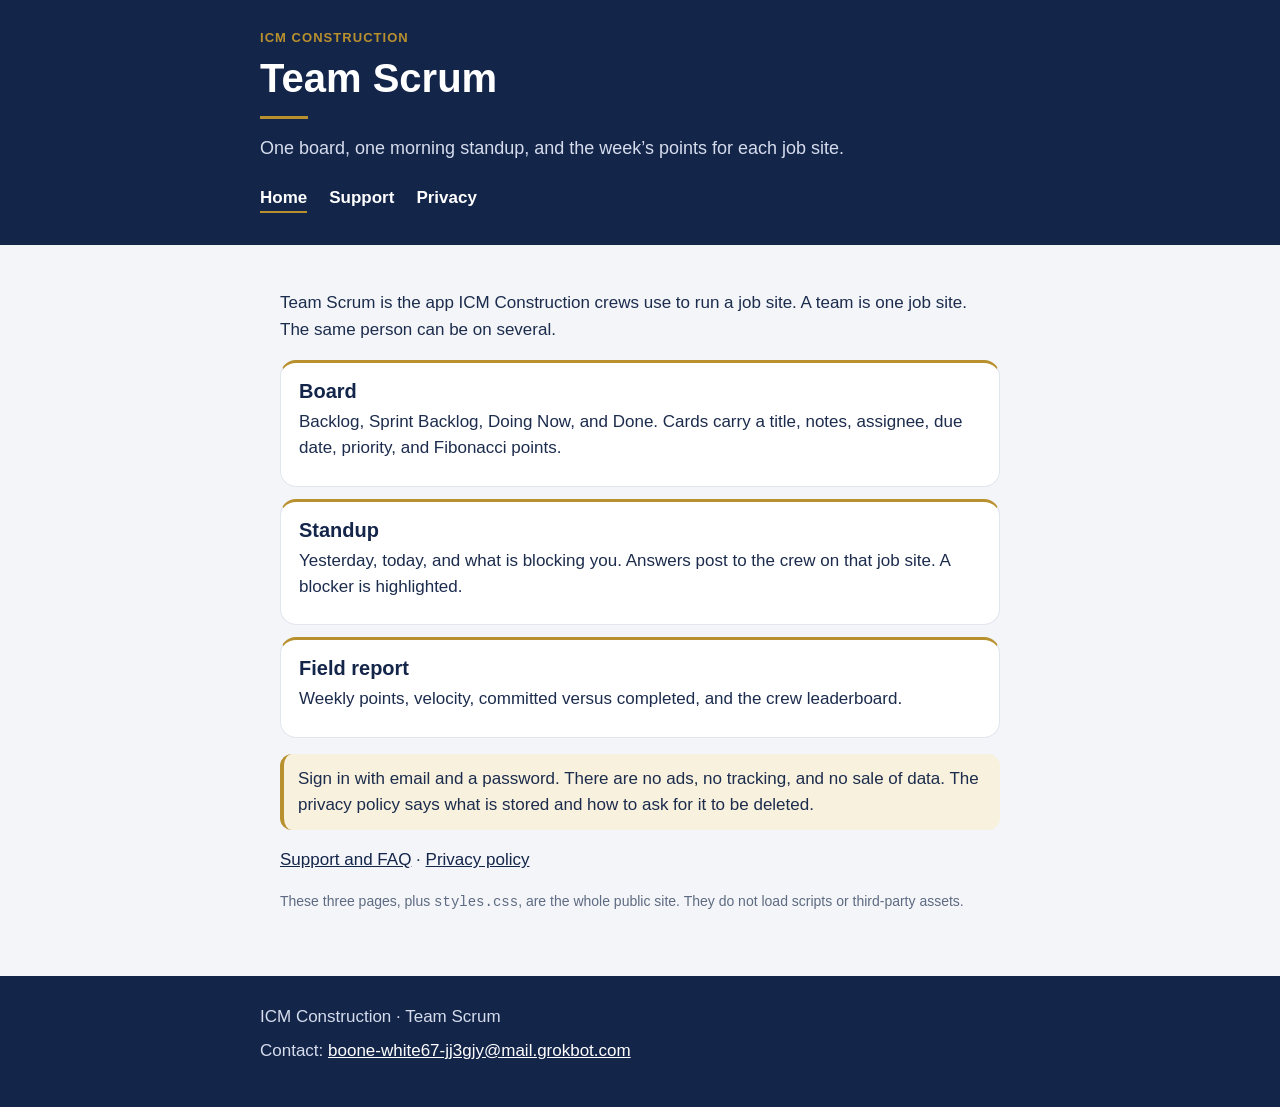
<file: index.html>
<!DOCTYPE html>
<html lang="en">
<head>
  <meta charset="utf-8">
  <meta name="viewport" content="width=device-width, initial-scale=1">
  <title>Team Scrum — ICM Construction</title>
  <meta name="description" content="Team Scrum is the job-site board, morning standup, and weekly points for ICM Construction crews.">
  <link rel="stylesheet" href="styles.css">
</head>
<body>
  <header class="site-header">
    <div class="site-header-inner">
      <p class="brand">ICM Construction</p>
      <h1>Team Scrum</h1>
      <hr class="rule">
      <p class="lead">One board, one morning standup, and the week’s points for each job site.</p>
      <nav class="pages" aria-label="Site">
        <a href="index.html" aria-current="page">Home</a>
        <a href="support.html">Support</a>
        <a href="privacy.html">Privacy</a>
      </nav>
    </div>
  </header>
  <main>
    <p>Team Scrum is the app ICM Construction crews use to run a job site. A team is one job site. The same person can be on several.</p>
    <div class="features">
      <section class="feature">
        <h2>Board</h2>
        <p>Backlog, Sprint Backlog, Doing Now, and Done. Cards carry a title, notes, assignee, due date, priority, and Fibonacci points.</p>
      </section>
      <section class="feature">
        <h2>Standup</h2>
        <p>Yesterday, today, and what is blocking you. Answers post to the crew on that job site. A blocker is highlighted.</p>
      </section>
      <section class="feature">
        <h2>Field report</h2>
        <p>Weekly points, velocity, committed versus completed, and the crew leaderboard.</p>
      </section>
    </div>
    <div class="note">
      <p>Sign in with email and a password. There are no ads, no tracking, and no sale of data. The privacy policy says what is stored and how to ask for it to be deleted.</p>
    </div>
    <p><a href="support.html">Support and FAQ</a> · <a href="privacy.html">Privacy policy</a></p>
    <p class="meta">These three pages, plus <code>styles.css</code>, are the whole public site. They do not load scripts or third-party assets.</p>
  </main>
  <footer class="site-footer">
    <div class="site-footer-inner">
      <p>ICM Construction · Team Scrum</p>
      <p>Contact: <a href="mailto:boone-white67-jj3gjy@mail.grokbot.com">boone-white67-jj3gjy@mail.grokbot.com</a></p>
    </div>
  </footer>
</body>
</html>


</cursor_untrusted_data_1337>
</file>
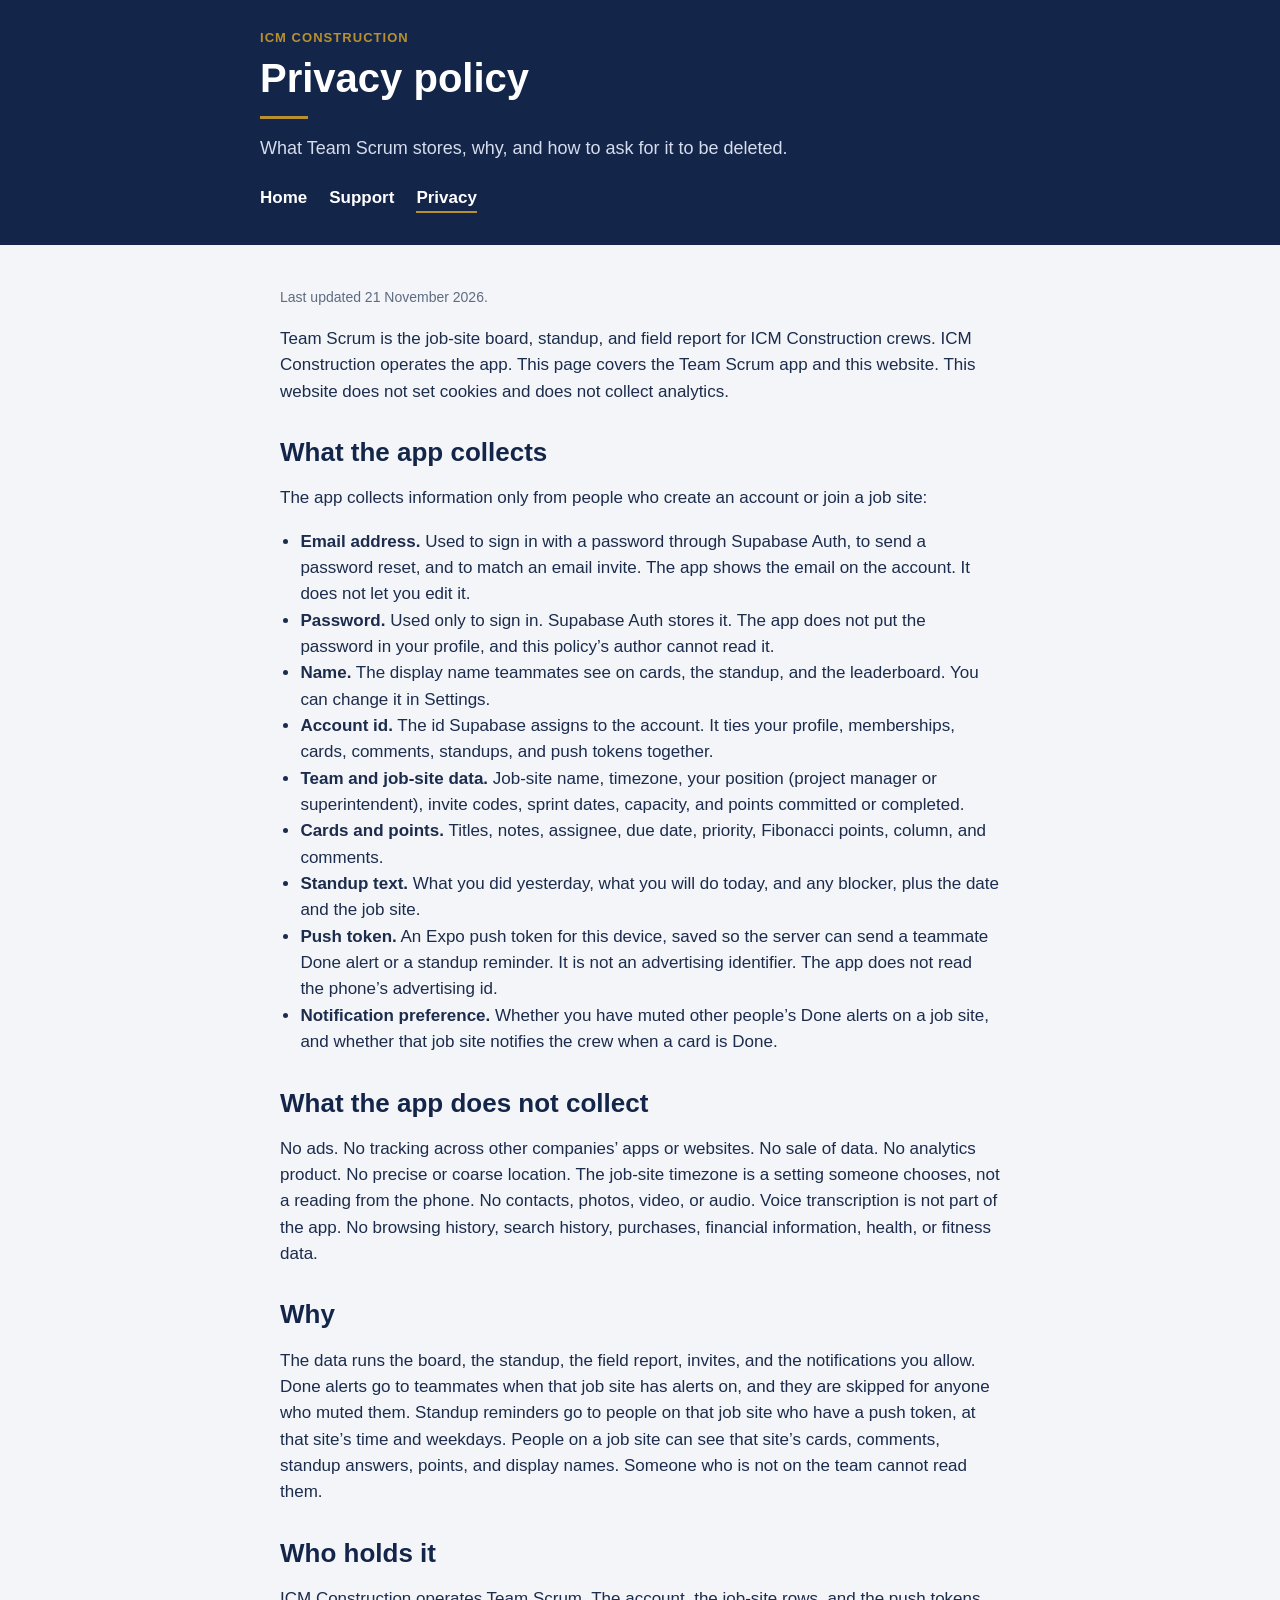
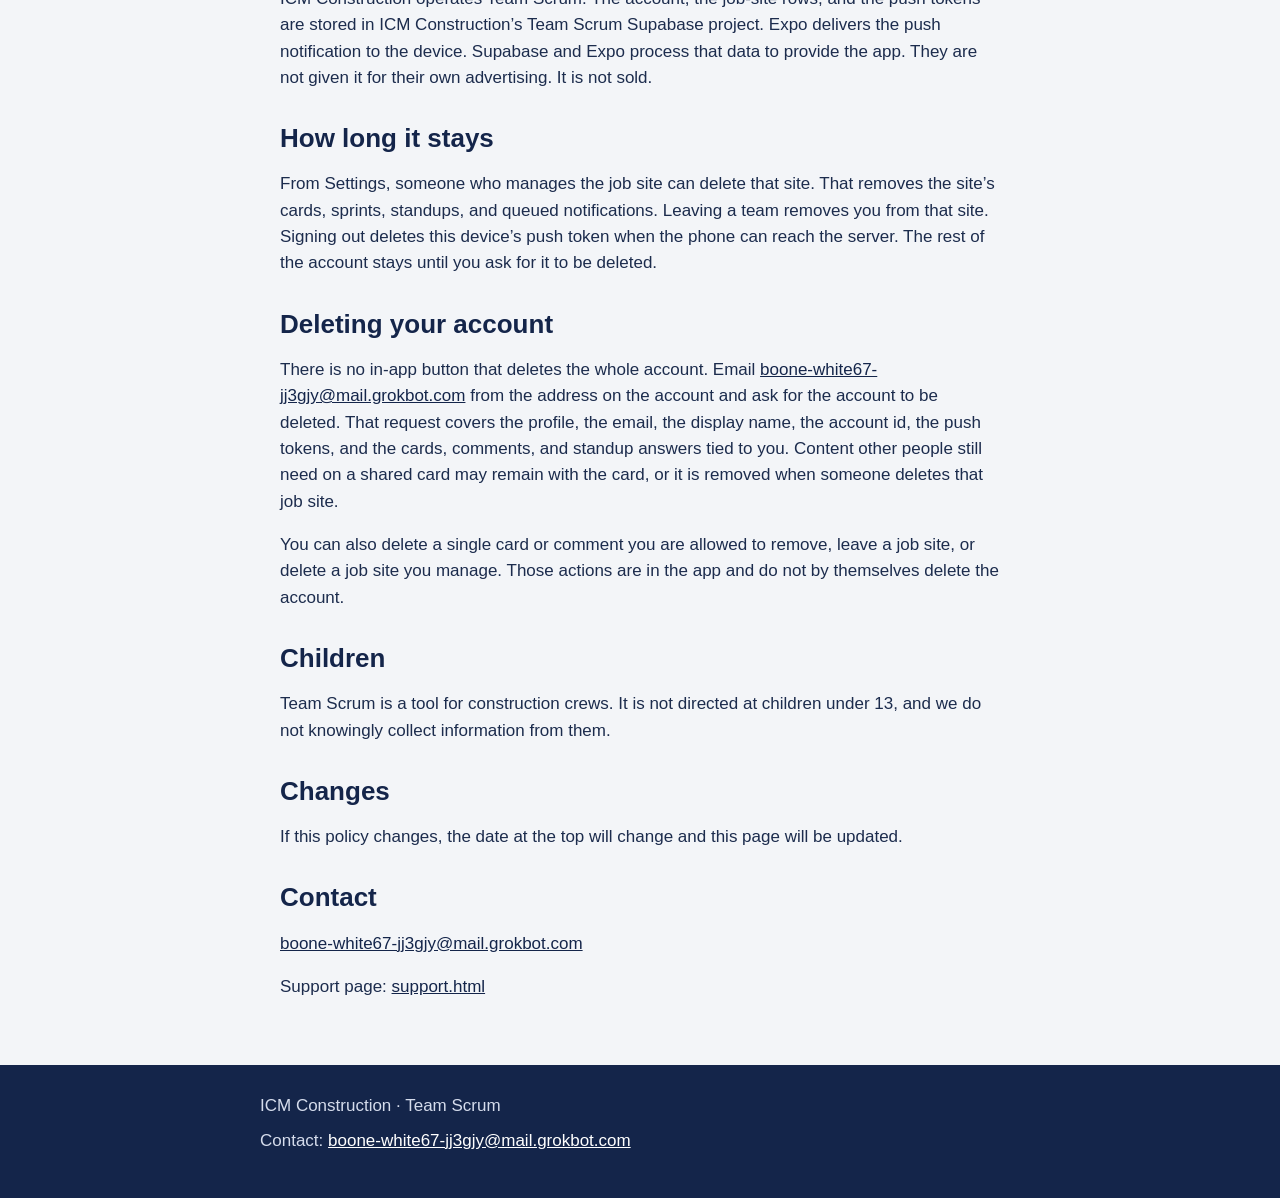
<file: privacy.html>
<!DOCTYPE html>
<html lang="en">
<head>
  <meta charset="utf-8">
  <meta name="viewport" content="width=device-width, initial-scale=1">
  <title>Privacy policy — Team Scrum</title>
  <meta name="description" content="What Team Scrum collects, why, and how to ask ICM Construction to delete it.">
  <link rel="stylesheet" href="styles.css">
</head>
<body>
  <header class="site-header">
    <div class="site-header-inner">
      <p class="brand">ICM Construction</p>
      <h1>Privacy policy</h1>
      <hr class="rule">
      <p class="lead">What Team Scrum stores, why, and how to ask for it to be deleted.</p>
      <nav class="pages" aria-label="Site">
        <a href="index.html">Home</a>
        <a href="support.html">Support</a>
        <a href="privacy.html" aria-current="page">Privacy</a>
      </nav>
    </div>
  </header>
  <main>
    <p class="meta">Last updated 21 November 2026.</p>
    <p>Team Scrum is the job-site board, standup, and field report for ICM Construction crews. ICM Construction operates the app. This page covers the Team Scrum app and this website. This website does not set cookies and does not collect analytics.</p>

    <h2>What the app collects</h2>
    <p>The app collects information only from people who create an account or join a job site:</p>
    <ul>
      <li><strong>Email address.</strong> Used to sign in with a password through Supabase Auth, to send a password reset, and to match an email invite. The app shows the email on the account. It does not let you edit it.</li>
      <li><strong>Password.</strong> Used only to sign in. Supabase Auth stores it. The app does not put the password in your profile, and this policy’s author cannot read it.</li>
      <li><strong>Name.</strong> The display name teammates see on cards, the standup, and the leaderboard. You can change it in Settings.</li>
      <li><strong>Account id.</strong> The id Supabase assigns to the account. It ties your profile, memberships, cards, comments, standups, and push tokens together.</li>
      <li><strong>Team and job-site data.</strong> Job-site name, timezone, your position (project manager or superintendent), invite codes, sprint dates, capacity, and points committed or completed.</li>
      <li><strong>Cards and points.</strong> Titles, notes, assignee, due date, priority, Fibonacci points, column, and comments.</li>
      <li><strong>Standup text.</strong> What you did yesterday, what you will do today, and any blocker, plus the date and the job site.</li>
      <li><strong>Push token.</strong> An Expo push token for this device, saved so the server can send a teammate Done alert or a standup reminder. It is not an advertising identifier. The app does not read the phone’s advertising id.</li>
      <li><strong>Notification preference.</strong> Whether you have muted other people’s Done alerts on a job site, and whether that job site notifies the crew when a card is Done.</li>
    </ul>

    <h2>What the app does not collect</h2>
    <p>No ads. No tracking across other companies’ apps or websites. No sale of data. No analytics product. No precise or coarse location. The job-site timezone is a setting someone chooses, not a reading from the phone. No contacts, photos, video, or audio. Voice transcription is not part of the app. No browsing history, search history, purchases, financial information, health, or fitness data.</p>

    <h2>Why</h2>
    <p>The data runs the board, the standup, the field report, invites, and the notifications you allow. Done alerts go to teammates when that job site has alerts on, and they are skipped for anyone who muted them. Standup reminders go to people on that job site who have a push token, at that site’s time and weekdays. People on a job site can see that site’s cards, comments, standup answers, points, and display names. Someone who is not on the team cannot read them.</p>

    <h2>Who holds it</h2>
    <p>ICM Construction operates Team Scrum. The account, the job-site rows, and the push tokens are stored in ICM Construction’s Team Scrum Supabase project. Expo delivers the push notification to the device. Supabase and Expo process that data to provide the app. They are not given it for their own advertising. It is not sold.</p>

    <h2>How long it stays</h2>
    <p>From Settings, someone who manages the job site can delete that site. That removes the site’s cards, sprints, standups, and queued notifications. Leaving a team removes you from that site. Signing out deletes this device’s push token when the phone can reach the server. The rest of the account stays until you ask for it to be deleted.</p>

    <h2>Deleting your account</h2>
    <p>There is no in-app button that deletes the whole account. Email <a href="mailto:boone-white67-jj3gjy@mail.grokbot.com">boone-white67-jj3gjy@mail.grokbot.com</a> from the address on the account and ask for the account to be deleted. That request covers the profile, the email, the display name, the account id, the push tokens, and the cards, comments, and standup answers tied to you. Content other people still need on a shared card may remain with the card, or it is removed when someone deletes that job site.</p>
    <p>You can also delete a single card or comment you are allowed to remove, leave a job site, or delete a job site you manage. Those actions are in the app and do not by themselves delete the account.</p>

    <h2>Children</h2>
    <p>Team Scrum is a tool for construction crews. It is not directed at children under 13, and we do not knowingly collect information from them.</p>

    <h2>Changes</h2>
    <p>If this policy changes, the date at the top will change and this page will be updated.</p>

    <h2>Contact</h2>
    <p><a href="mailto:boone-white67-jj3gjy@mail.grokbot.com">boone-white67-jj3gjy@mail.grokbot.com</a></p>
    <p>Support page: <a href="support.html">support.html</a></p>
  </main>
  <footer class="site-footer">
    <div class="site-footer-inner">
      <p>ICM Construction · Team Scrum</p>
      <p>Contact: <a href="mailto:boone-white67-jj3gjy@mail.grokbot.com">boone-white67-jj3gjy@mail.grokbot.com</a></p>
    </div>
  </footer>
</body>
</html>


</cursor_untrusted_data_1337>
</file>
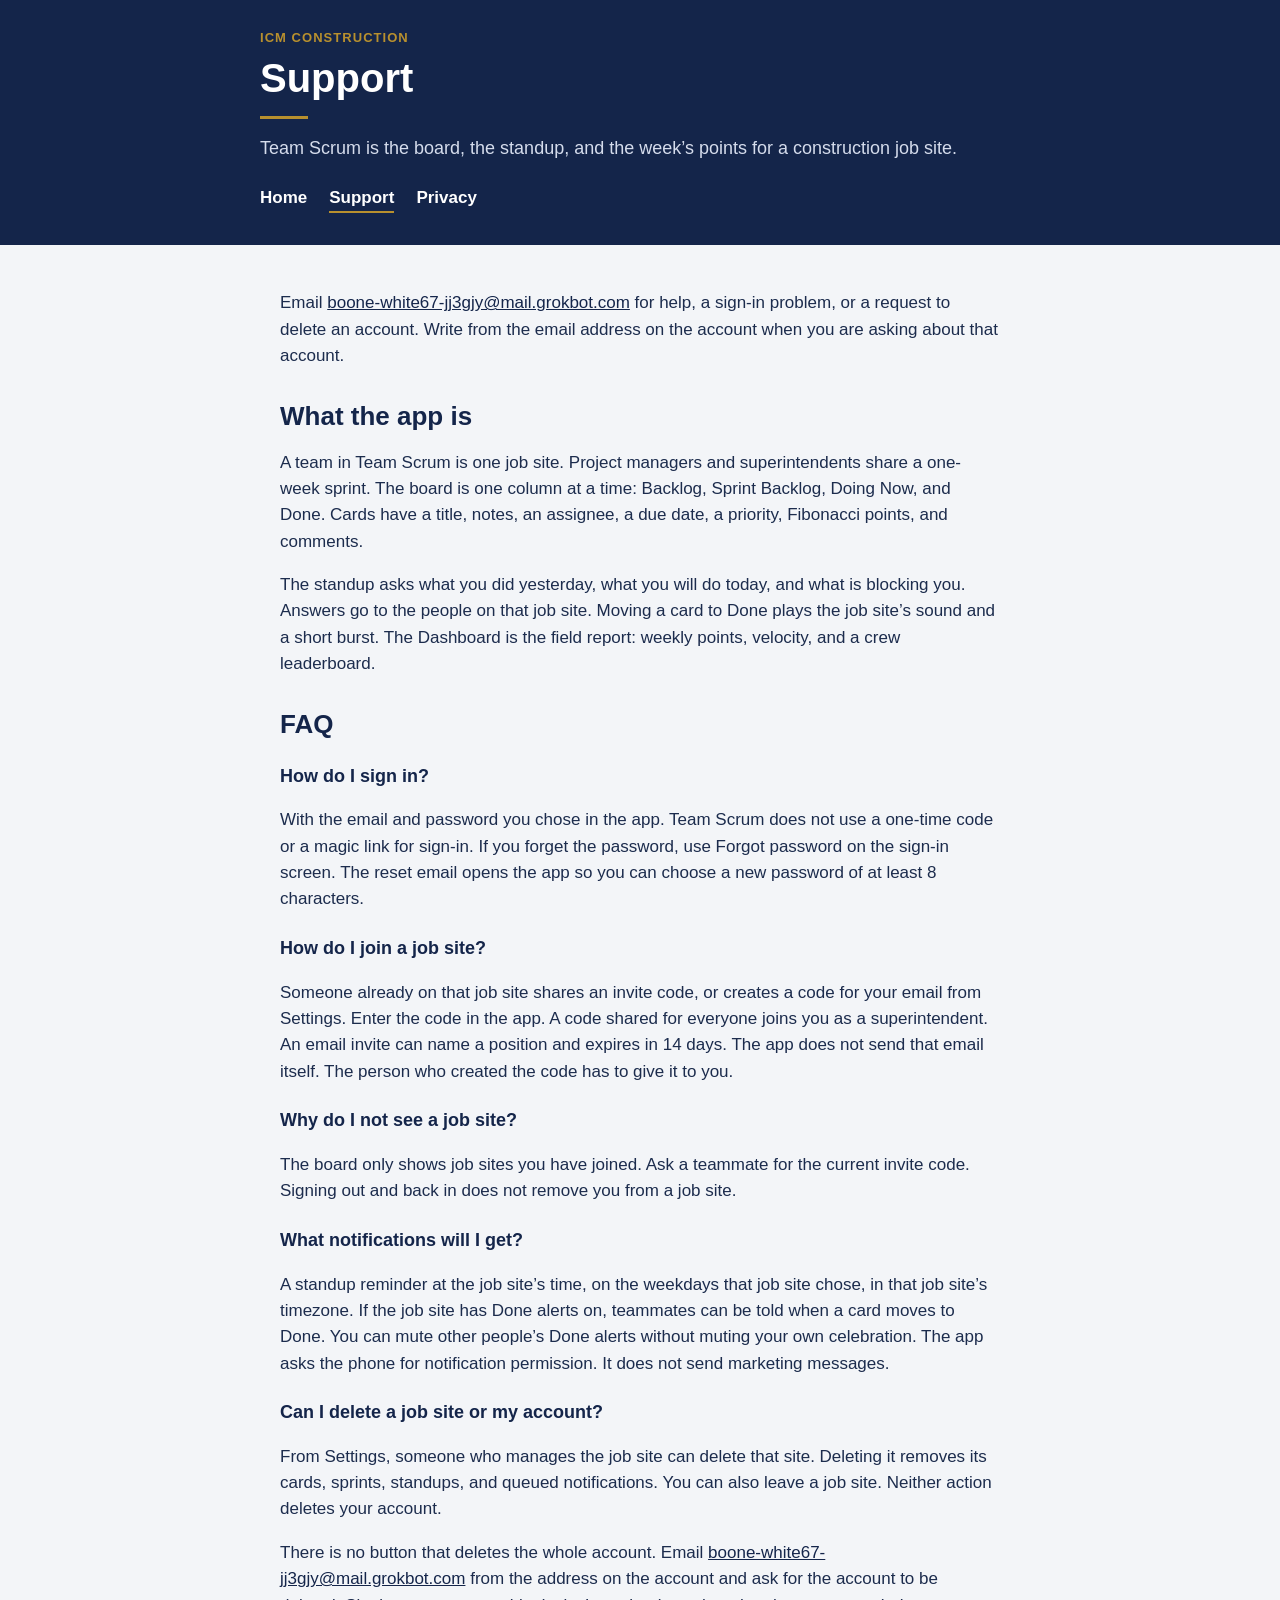
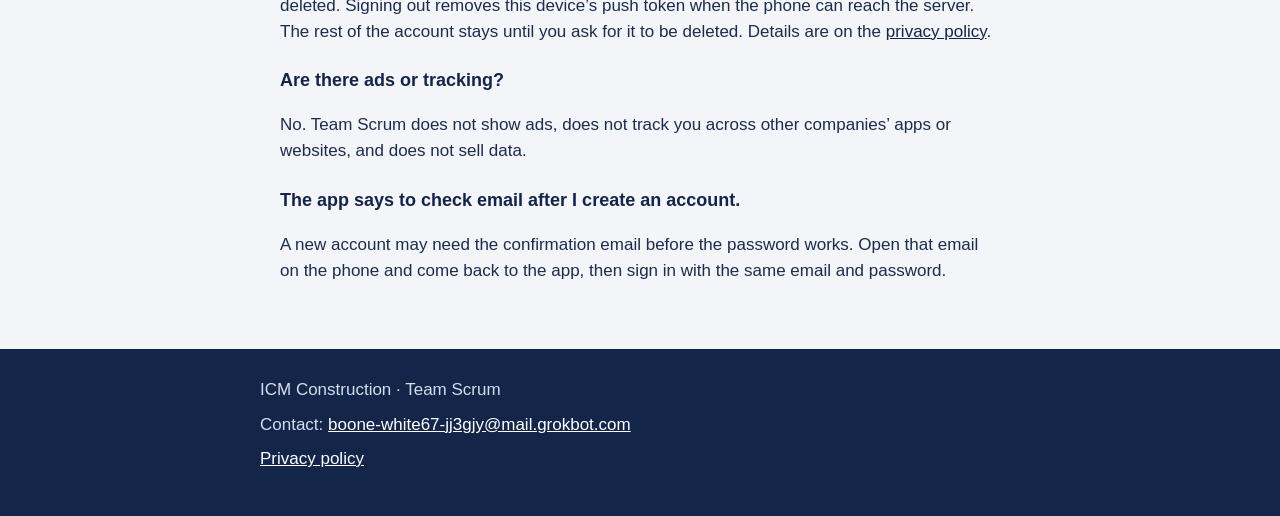
<file: support.html>
<!DOCTYPE html>
<html lang="en">
<head>
  <meta charset="utf-8">
  <meta name="viewport" content="width=device-width, initial-scale=1">
  <title>Support — Team Scrum</title>
  <meta name="description" content="What Team Scrum is, how to sign in, and how to reach ICM Construction.">
  <link rel="stylesheet" href="styles.css">
</head>
<body>
  <header class="site-header">
    <div class="site-header-inner">
      <p class="brand">ICM Construction</p>
      <h1>Support</h1>
      <hr class="rule">
      <p class="lead">Team Scrum is the board, the standup, and the week’s points for a construction job site.</p>
      <nav class="pages" aria-label="Site">
        <a href="index.html">Home</a>
        <a href="support.html" aria-current="page">Support</a>
        <a href="privacy.html">Privacy</a>
      </nav>
    </div>
  </header>
  <main>
    <p>Email <a href="mailto:boone-white67-jj3gjy@mail.grokbot.com">boone-white67-jj3gjy@mail.grokbot.com</a> for help, a sign-in problem, or a request to delete an account. Write from the email address on the account when you are asking about that account.</p>

    <h2>What the app is</h2>
    <p>A team in Team Scrum is one job site. Project managers and superintendents share a one-week sprint. The board is one column at a time: Backlog, Sprint Backlog, Doing Now, and Done. Cards have a title, notes, an assignee, a due date, a priority, Fibonacci points, and comments.</p>
    <p>The standup asks what you did yesterday, what you will do today, and what is blocking you. Answers go to the people on that job site. Moving a card to Done plays the job site’s sound and a short burst. The Dashboard is the field report: weekly points, velocity, and a crew leaderboard.</p>

    <h2>FAQ</h2>

    <h3>How do I sign in?</h3>
    <p>With the email and password you chose in the app. Team Scrum does not use a one-time code or a magic link for sign-in. If you forget the password, use Forgot password on the sign-in screen. The reset email opens the app so you can choose a new password of at least 8 characters.</p>

    <h3>How do I join a job site?</h3>
    <p>Someone already on that job site shares an invite code, or creates a code for your email from Settings. Enter the code in the app. A code shared for everyone joins you as a superintendent. An email invite can name a position and expires in 14 days. The app does not send that email itself. The person who created the code has to give it to you.</p>

    <h3>Why do I not see a job site?</h3>
    <p>The board only shows job sites you have joined. Ask a teammate for the current invite code. Signing out and back in does not remove you from a job site.</p>

    <h3>What notifications will I get?</h3>
    <p>A standup reminder at the job site’s time, on the weekdays that job site chose, in that job site’s timezone. If the job site has Done alerts on, teammates can be told when a card moves to Done. You can mute other people’s Done alerts without muting your own celebration. The app asks the phone for notification permission. It does not send marketing messages.</p>

    <h3>Can I delete a job site or my account?</h3>
    <p>From Settings, someone who manages the job site can delete that site. Deleting it removes its cards, sprints, standups, and queued notifications. You can also leave a job site. Neither action deletes your account.</p>
    <p>There is no button that deletes the whole account. Email <a href="mailto:boone-white67-jj3gjy@mail.grokbot.com">boone-white67-jj3gjy@mail.grokbot.com</a> from the address on the account and ask for the account to be deleted. Signing out removes this device’s push token when the phone can reach the server. The rest of the account stays until you ask for it to be deleted. Details are on the <a href="privacy.html">privacy policy</a>.</p>

    <h3>Are there ads or tracking?</h3>
    <p>No. Team Scrum does not show ads, does not track you across other companies’ apps or websites, and does not sell data.</p>

    <h3>The app says to check email after I create an account.</h3>
    <p>A new account may need the confirmation email before the password works. Open that email on the phone and come back to the app, then sign in with the same email and password.</p>
  </main>
  <footer class="site-footer">
    <div class="site-footer-inner">
      <p>ICM Construction · Team Scrum</p>
      <p>Contact: <a href="mailto:boone-white67-jj3gjy@mail.grokbot.com">boone-white67-jj3gjy@mail.grokbot.com</a></p>
      <p><a href="privacy.html">Privacy policy</a></p>
    </div>
  </footer>
</body>
</html>


</cursor_untrusted_data_1337>
</file>
<file: styles.css>
:root {
  --navy: #14254a;
  --gold: #b8902e;
  --gold-soft: #f8f1de;
  --white: #ffffff;
  --paper: #f3f5f8;
  --muted: #5e6b82;
  --line: #e2e6ee;
  --max: 760px;
}

* { box-sizing: border-box; }

html { scroll-behavior: smooth; }

body {
  margin: 0;
  background: var(--paper);
  color: var(--navy);
  font-family: "Segoe UI", Helvetica, Arial, sans-serif;
  font-size: 17px;
  line-height: 1.55;
}

a { color: var(--navy); }

a:hover { color: #0c1833; }

.site-header {
  background: var(--navy);
  color: var(--white);
  padding: 28px 20px 32px;
}

.site-header-inner,
main,
.site-footer-inner {
  max-width: var(--max);
  margin: 0 auto;
}

.brand {
  margin: 0;
  color: var(--gold);
  font-size: 13px;
  font-weight: 700;
  letter-spacing: 0.08em;
  text-transform: uppercase;
}

.site-header h1 {
  margin: 8px 0 0;
  font-size: 40px;
  line-height: 1.1;
  font-weight: 700;
}

.rule {
  width: 48px;
  height: 3px;
  background: var(--gold);
  border: 0;
  margin: 16px 0;
}

.lead {
  margin: 0;
  color: #d5dcec;
  font-size: 18px;
}

nav.pages {
  display: flex;
  flex-wrap: wrap;
  gap: 16px 22px;
  margin-top: 22px;
}

nav.pages a {
  color: var(--white);
  font-weight: 700;
  text-decoration: none;
  border-bottom: 2px solid transparent;
}

nav.pages a[aria-current="page"],
nav.pages a:hover {
  border-bottom-color: var(--gold);
}

main { padding: 28px 20px 48px; }

h2 {
  margin: 32px 0 8px;
  font-size: 26px;
  line-height: 1.2;
}

h3 {
  margin: 22px 0 6px;
  font-size: 18px;
}

p, li { color: #1c2c4d; }

ul, ol { padding-left: 1.2em; }

.card {
  background: var(--white);
  border: 1px solid var(--line);
  border-radius: 16px;
  padding: 18px 18px 8px;
  margin: 16px 0;
}

.card h2:first-child { margin-top: 8px; }

.note {
  background: var(--gold-soft);
  border-left: 4px solid var(--gold);
  border-radius: 12px;
  padding: 12px 14px;
  margin: 16px 0;
}

.note p { margin: 0; }

.features {
  display: grid;
  gap: 12px;
}

.feature {
  background: var(--white);
  border: 1px solid var(--line);
  border-top: 3px solid var(--gold);
  border-radius: 16px;
  padding: 16px 18px;
}

.feature h2 {
  margin: 0 0 6px;
  font-size: 20px;
}

.feature p { margin: 0 0 8px; }

.site-footer {
  background: var(--navy);
  color: #d5dcec;
  padding: 28px 20px 36px;
}

.site-footer a { color: var(--white); }

.site-footer p { margin: 0 0 8px; color: #d5dcec; }

.meta { color: var(--muted); font-size: 14px; }


</cursor_untrusted_data_1337>
</file>
